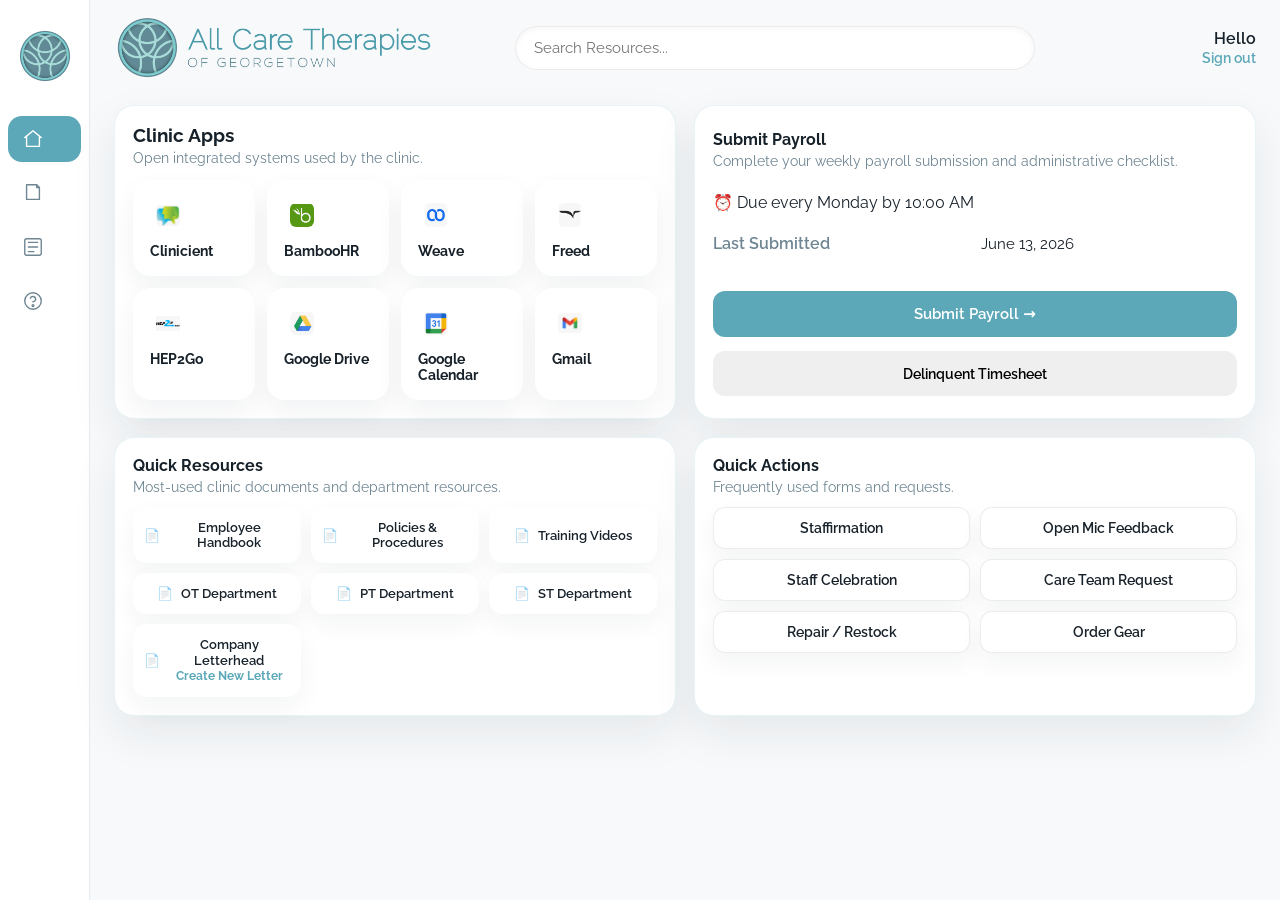
<file: index.html>
<!doctype html>
<html lang="en">
<head>
  <meta charset="utf-8" />
  <meta name="viewport" content="width=device-width,initial-scale=1" />
  <title>All Care Central — Home</title>
  <link rel="preconnect" href="https://fonts.gstatic.com" crossorigin>
  <link href="https://fonts.googleapis.com/css2?family=Raleway:wght@300;400;600;700&display=swap" rel="stylesheet">
  <link rel="stylesheet" href="css/design-system.css">
  <script src="https://identity.netlify.com/v1/netlify-identity-widget.js" defer></script>
</head>
<body>
  <div class="app">
    <aside class="nav-rail" aria-label="Primary navigation">
      <div class="nav-brand">
        <img src="assets/branding/ACTIcon.png" alt="All Care Therapies" class="nav-brand-icon" />
      </div>
      <nav class="nav-menu">
        <a class="nav-item active" href="index.html" aria-label="Home">
          <svg class="nav-icon" viewBox="0 0 24 24" fill="none" stroke="currentColor" stroke-width="1.5" stroke-linecap="round" stroke-linejoin="round"><path d="M3 10.5L12 3l9 7.5"/><path d="M5 9.5V20h14V9.5"/></svg>
          <span class="nav-label">Home</span>
        </a>
        <a class="nav-item" href="resources.html" aria-label="Resources">
          <svg class="nav-icon" viewBox="0 0 24 24" fill="none" stroke="currentColor" stroke-width="1.5" stroke-linecap="round" stroke-linejoin="round"><path d="M5 3h11l3 3v13H5z"/><path d="M16 3v3h3"/></svg>
          <span class="nav-label">Resources</span>
        </a>
        <a class="nav-item" href="forms.html" aria-label="Forms">
          <svg class="nav-icon" viewBox="0 0 24 24" fill="none" stroke="currentColor" stroke-width="1.5" stroke-linecap="round" stroke-linejoin="round"><rect x="3" y="3" width="18" height="18" rx="2"/><path d="M7 7h10M7 12h10M7 17h6"/></svg>
          <span class="nav-label">Forms</span>
        </a>
        <a class="nav-item" href="help.html" aria-label="Help">
          <svg class="nav-icon" viewBox="0 0 24 24" fill="none" stroke="currentColor" stroke-width="1.5" stroke-linecap="round" stroke-linejoin="round"><circle cx="12" cy="12" r="9"/><path d="M9.1 9a3 3 0 015.8 1c0 2-3 3-3 3"/><circle cx="12" cy="17" r="1"/></svg>
          <span class="nav-label">Help</span>
        </a>
      </nav>
    </aside>

    <main class="main-view">
      <header class="page-header">
        <div class="header-left logo-wrap">
          <img src="assets/branding/ACTLogo_Hires_FINAL.png" alt="All Care Therapies of Georgetown" class="full-logo" />
        </div>
        <div class="header-center search-panel">
          <input id="globalSearch" type="search" placeholder="Search Resources..." aria-label="Search Resources" />
        </div>
        <div class="header-right user-greeting">
          <div id="greetingText" class="greeting-name">Hello</div>
          <button id="headerSignOut" class="signout-link" type="button">Sign out</button>
        </div>
      </header>

      <section class="dashboard-grid">
        <div class="panel panel-launch">
          <div class="panel-heading">
            <div>
              <h2>Clinic Apps</h2>
              <p class="muted">Open integrated systems used by the clinic.</p>
            </div>
          </div>
          <div class="app-grid">
            <button class="app-card" type="button" onclick="openExternal('https://insight.clinicient.com')">
              <img class="app-logo" src="assets/apps/Clinicient.png" alt="Clinicient" />
              <span>Clinicient</span>
            </button>
            <button class="app-card" type="button" onclick="openExternal('https://allcaretherapygt.bamboohr.com/login.php')">
              <img class="app-logo" src="assets/apps/bamboo.png" alt="BambooHR" />
              <span>BambooHR</span>
            </button>
            <button class="app-card" type="button" onclick="openExternal('https://auth.getweave.com/?username=')">
              <img class="app-logo" src="assets/apps/Weave.png" alt="Weave" />
              <span>Weave</span>
            </button>
            <button class="app-card" type="button" onclick="openExternal('https://secure.getfreed.ai')">
              <img class="app-logo" src="assets/apps/Freed.png" alt="Freed" />
              <span>Freed</span>
            </button>
            <button class="app-card" type="button" onclick="openExternal('https://hep2go.com')">
              <img class="app-logo" src="assets/apps/HEP2Go.png" alt="HEP2Go" />
              <span>HEP2Go</span>
            </button>
            <button class="app-card" type="button" onclick="openExternal('https://drive.google.com')">
              <img class="app-logo" src="assets/apps/Google Drive.png" alt="Google Drive" />
              <span>Google Drive</span>
            </button>
            <button class="app-card" type="button" onclick="openExternal('https://calendar.google.com')">
              <img class="app-logo" src="assets/apps/Google Calendar.png" alt="Google Calendar" />
              <span>Google Calendar</span>
            </button>
            <button class="app-card" type="button" onclick="openExternal('https://mail.google.com')">
              <img class="app-logo" src="assets/apps/Google Mail.png" alt="Gmail" />
              <span>Gmail</span>
            </button>
          </div>
        </div>

        <div class="panel panel-payroll">
          <div class="panel-heading">
            <div>
              <h3>Submit Payroll</h3>
              <p class="muted">Complete your weekly payroll submission and administrative checklist.</p>
            </div>
          </div>
          <div class="payroll-meta">
            <div class="meta-line">⏰ Due every Monday by 10:00 AM</div>
          </div>
          <div class="payroll-meta payroll-last-submitted">
            <span class="meta-label">Last Submitted</span>
            <span class="meta-value">June 13, 2026</span>
          </div>
          <div class="payroll-actions">
            <button class="btn btn-primary payroll-button" type="button" onclick="openExternal('https://docs.google.com/forms/d/e/1FAIpQLSfDWeCLFtIml58aaURM_abtPA-ga9hAnlqeQiT4ZhW8UEev3A/viewform?usp=header')">Submit Payroll →</button>
            <button class="btn btn-secondary payroll-secondary" type="button" onclick="openExternal('https://drive.google.com/file/d/17VLV7jCrFqxwyz5ioBb4Vi8c5xUuHcWf/view?usp=sharing')">Delinquent Timesheet</button>
          </div>
        </div>

        <div class="panel panel-favorites">
          <div class="panel-heading">
            <div>
              <h3>Quick Resources</h3>
              <p class="muted">Most-used clinic documents and department resources.</p>
            </div>
          </div>
          <div id="quickResourcesGrid" class="favorites-grid" data-source="resources">
            <!-- Quick Resources populated from /data/resources.json -->
          </div>
        </div>

        <div class="panel panel-resources">
          <div class="panel-heading">
            <div>
              <h3>Quick Actions</h3>
              <p class="muted">Frequently used forms and requests.</p>
            </div>
          </div>
          <div class="resource-grid">
            <button class="resource-button" type="button" onclick="openExternal('https://docs.google.com/forms/d/e/1FAIpQLSf0XbYpnXy71twxO8LaZjDAtiWYE8akLtrJNFnQ2G-NV8PJyw/viewform')">Staffirmation</button>
            <button class="resource-button" type="button" onclick="openExternal('https://docs.google.com/forms/d/e/1FAIpQLSfi2RGG3U040xCLtcvSHcPNsu045sBBIC6VJfpp7F50AfNKMg/viewform')">Open Mic Feedback</button>
            <button class="resource-button" type="button" onclick="openExternal('https://docs.google.com/forms/d/e/1FAIpQLScQ30UZj4VWo_Xzk_21nk-QrlnFMFYQnloAEzX072naBFcJZg/viewform')">Staff Celebration</button>
            <button class="resource-button" type="button" onclick="openExternal('https://docs.google.com/forms/d/e/1FAIpQLSdt4RD0xpV2bibkgp1dza1wdGYQCieD9kdEC2W5SI_BABYkCA/viewform')">Care Team Request</button>
            <button class="resource-button" type="button" onclick="openExternal('https://docs.google.com/forms/d/e/1FAIpQLSfkSy8omEYiLnArZvKubSA_4lA9daoKFRcJDURnOitG53tjpg/viewform')">Repair / Restock</button>
            <button class="resource-button" type="button" onclick="openExternal('https://www.allcaretherapygt.com/category/all-products')">Order Gear</button>
          </div>
        </div>
      </section>
    </main>
  </div>

  <script src="js/main.js" defer></script>
  <script src="js/auth.js" defer></script>
</body>
</html>
</file>
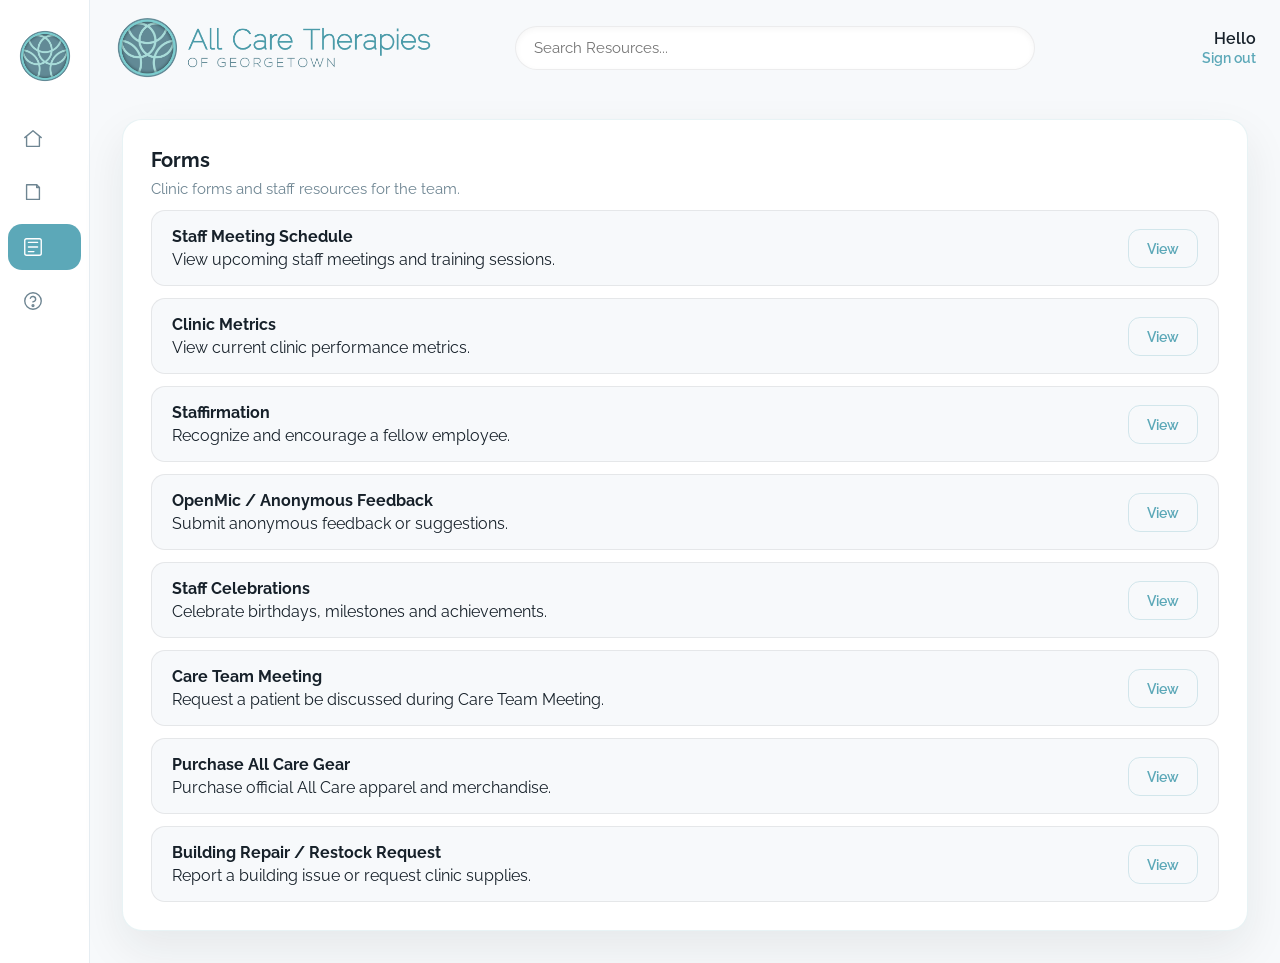
<file: forms.html>
<!doctype html>
<html lang="en">
<head>
  <meta charset="utf-8" />
  <meta name="viewport" content="width=device-width,initial-scale=1" />
  <title>All Care Central — Forms</title>
  <link rel="preconnect" href="https://fonts.gstatic.com" crossorigin>
  <link href="https://fonts.googleapis.com/css2?family=Raleway:wght@300;400;600;700&display=swap" rel="stylesheet">
  <link rel="stylesheet" href="css/design-system.css">
  <script src="https://identity.netlify.com/v1/netlify-identity-widget.js" defer></script>
</head>
<body>
  <div class="app">
    <aside class="nav-rail" aria-label="Primary navigation">
      <div class="nav-brand">
        <img src="assets/branding/ACTIcon.png" alt="All Care Therapies" class="nav-brand-icon" />
      </div>
      <nav class="nav-menu">
        <a class="nav-item" href="index.html" aria-label="Home">
          <svg class="nav-icon" viewBox="0 0 24 24" fill="none" stroke="currentColor" stroke-width="1.5" stroke-linecap="round" stroke-linejoin="round"><path d="M3 10.5L12 3l9 7.5"/><path d="M5 9.5V20h14V9.5"/></svg>
          <span class="nav-label">Home</span>
        </a>
        <a class="nav-item" href="resources.html" aria-label="Resources">
          <svg class="nav-icon" viewBox="0 0 24 24" fill="none" stroke="currentColor" stroke-width="1.5" stroke-linecap="round" stroke-linejoin="round"><path d="M5 3h11l3 3v13H5z"/><path d="M16 3v3h3"/></svg>
          <span class="nav-label">Resources</span>
        </a>
        <a class="nav-item active" href="forms.html" aria-label="Forms">
          <svg class="nav-icon" viewBox="0 0 24 24" fill="none" stroke="currentColor" stroke-width="1.5" stroke-linecap="round" stroke-linejoin="round"><rect x="3" y="3" width="18" height="18" rx="2"/><path d="M7 7h10M7 12h10M7 17h6"/></svg>
          <span class="nav-label">Forms</span>
        </a>
        <a class="nav-item" href="help.html" aria-label="Help">
          <svg class="nav-icon" viewBox="0 0 24 24" fill="none" stroke="currentColor" stroke-width="1.5" stroke-linecap="round" stroke-linejoin="round"><circle cx="12" cy="12" r="9"/><path d="M9.1 9a3 3 0 015.8 1c0 2-3 3-3 3"/><circle cx="12" cy="17" r="1"/></svg>
          <span class="nav-label">Help</span>
        </a>
      </nav>
    </aside>

    <main class="main-view">
      <header class="page-header">
        <div class="header-left logo-wrap">
          <img src="assets/branding/ACTLogo_Hires_FINAL.png" alt="All Care Therapies of Georgetown" class="full-logo" />
        </div>
        <div class="header-center search-panel">
          <input id="globalSearch" type="search" placeholder="Search Resources..." aria-label="Search Resources" />
        </div>
        <div class="header-right user-greeting">
          <div id="greetingText" class="greeting-name">Hello</div>
          <button id="headerSignOut" class="signout-link" type="button">Sign out</button>
        </div>
      </header>
      <div class="page-content">
        <section class="card">
          <h3>Forms</h3>
          <p class="muted">Clinic forms and staff resources for the team.</p>

          <div id="formsLibrary" class="resources-list" data-source="forms" style="margin-top:12px">
            <!-- Forms loaded from /data/forms.json -->
          </div>
        </section>
      </div>
    </main>
  </div>

  <script src="js/main.js" defer></script>
  <script src="js/auth.js" defer></script>
</body>
</html>
</file>
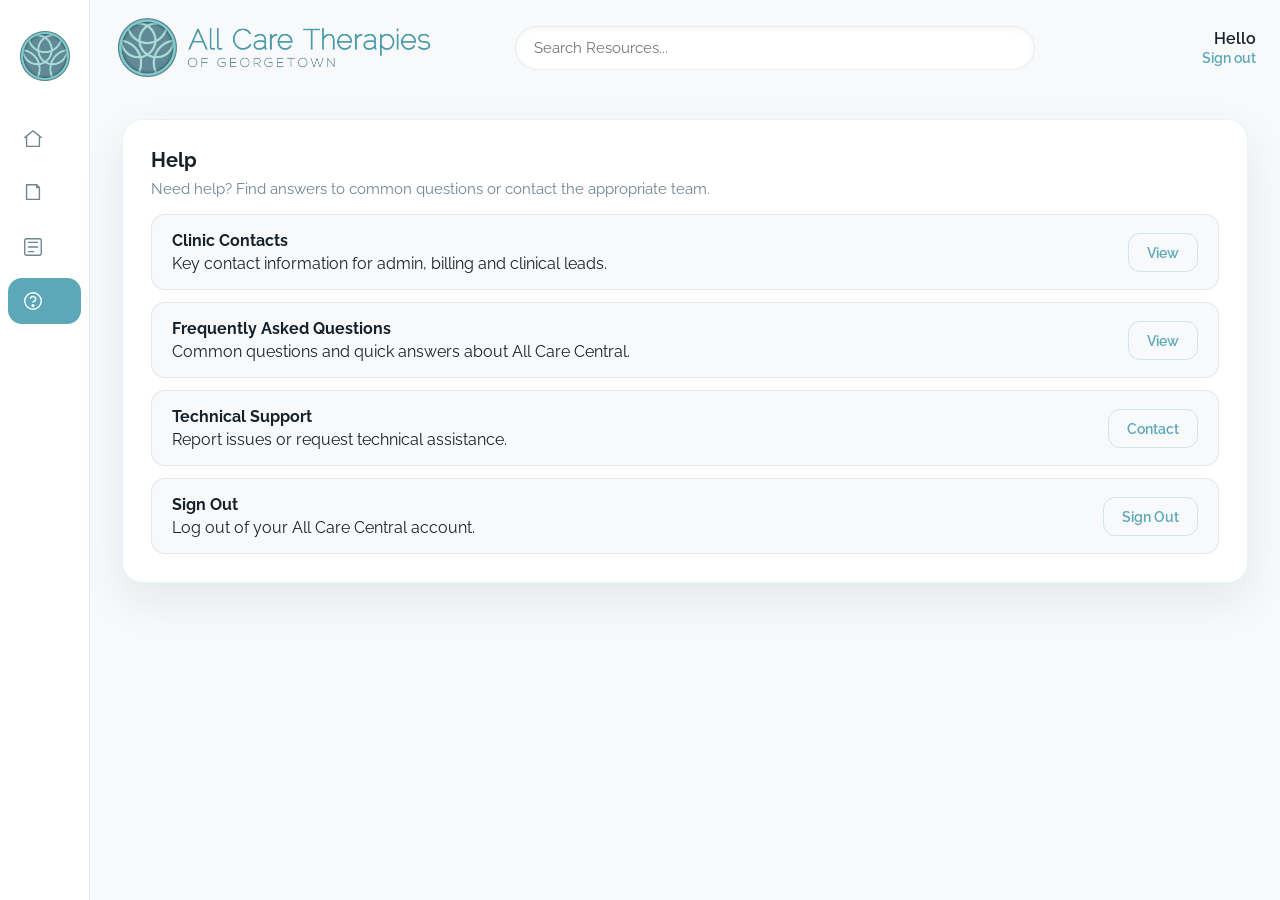
<file: help.html>
<!doctype html>
<html lang="en">
<head>
  <meta charset="utf-8" />
  <meta name="viewport" content="width=device-width,initial-scale=1" />
  <title>All Care Central — Help</title>
  <link rel="preconnect" href="https://fonts.gstatic.com" crossorigin>
  <link href="https://fonts.googleapis.com/css2?family=Raleway:wght@300;400;600;700&display=swap" rel="stylesheet">
  <link rel="stylesheet" href="css/design-system.css">
  <script src="https://identity.netlify.com/v1/netlify-identity-widget.js" defer></script>
</head>
<body>
  <div class="app">
    <aside class="nav-rail" aria-label="Primary navigation">
      <div class="nav-brand">
        <img src="assets/branding/ACTIcon.png" alt="All Care Therapies" class="nav-brand-icon" />
      </div>
      <nav class="nav-menu">
        <a class="nav-item" href="index.html" aria-label="Home">
          <svg class="nav-icon" viewBox="0 0 24 24" fill="none" stroke="currentColor" stroke-width="1.5" stroke-linecap="round" stroke-linejoin="round"><path d="M3 10.5L12 3l9 7.5"/><path d="M5 9.5V20h14V9.5"/></svg>
          <span class="nav-label">Home</span>
        </a>
        <a class="nav-item" href="resources.html" aria-label="Resources">
          <svg class="nav-icon" viewBox="0 0 24 24" fill="none" stroke="currentColor" stroke-width="1.5" stroke-linecap="round" stroke-linejoin="round"><path d="M5 3h11l3 3v13H5z"/><path d="M16 3v3h3"/></svg>
          <span class="nav-label">Resources</span>
        </a>
        <a class="nav-item" href="forms.html" aria-label="Forms">
          <svg class="nav-icon" viewBox="0 0 24 24" fill="none" stroke="currentColor" stroke-width="1.5" stroke-linecap="round" stroke-linejoin="round"><rect x="3" y="3" width="18" height="18" rx="2"/><path d="M7 7h10M7 12h10M7 17h6"/></svg>
          <span class="nav-label">Forms</span>
        </a>
        <a class="nav-item active" href="help.html" aria-label="Help">
          <svg class="nav-icon" viewBox="0 0 24 24" fill="none" stroke="currentColor" stroke-width="1.5" stroke-linecap="round" stroke-linejoin="round"><circle cx="12" cy="12" r="9"/><path d="M9.1 9a3 3 0 015.8 1c0 2-3 3-3 3"/><circle cx="12" cy="17" r="1"/></svg>
          <span class="nav-label">Help</span>
        </a>
      </nav>
    </aside>

    <main class="main-view">
      <header class="page-header">
        <div class="header-left logo-wrap">
          <img src="assets/branding/ACTLogo_Hires_FINAL.png" alt="All Care Therapies of Georgetown" class="full-logo" />
        </div>
        <div class="header-center search-panel">
          <input id="globalSearch" type="search" placeholder="Search Resources..." aria-label="Search Resources" />
        </div>
        <div class="header-right user-greeting">
          <div id="greetingText" class="greeting-name">Hello</div>
          <button id="headerSignOut" class="signout-link" type="button">Sign out</button>
        </div>
      </header>
      <div class="page-content">
        <section class="card">
          <h3>Help</h3>
          <p class="muted">Need help? Find answers to common questions or contact the appropriate team.</p>

          <div style="margin-top:16px" class="resources-list">
            <div class="resource-item">
              <div>
                <strong>Clinic Contacts</strong>
                <div class="muted">Key contact information for admin, billing and clinical leads.</div>
              </div>
              <div><a class="btn btn-ghost" href="#">View</a></div>
            </div>

            <div class="resource-item">
              <div>
                <strong>Frequently Asked Questions</strong>
                <div class="muted">Common questions and quick answers about All Care Central.</div>
              </div>
              <div><a class="btn btn-ghost" href="#">View</a></div>
            </div>

            <div class="resource-item">
              <div>
                <strong>Technical Support</strong>
                <div class="muted">Report issues or request technical assistance.</div>
              </div>
              <div><a class="btn btn-ghost" href="#">Contact</a></div>
            </div>

            <div class="resource-item">
              <div>
                <strong>Sign Out</strong>
                <div class="muted">Log out of your All Care Central account.</div>
              </div>
              <div><button class="btn btn-ghost" onclick="logoutUser()" type="button">Sign Out</button></div>
            </div>
          </div>
        </section>
      </div>
    </main>
  </div>

  <script src="js/main.js" defer></script>
  <script src="js/auth.js" defer></script>
</body>
</html>
</file>
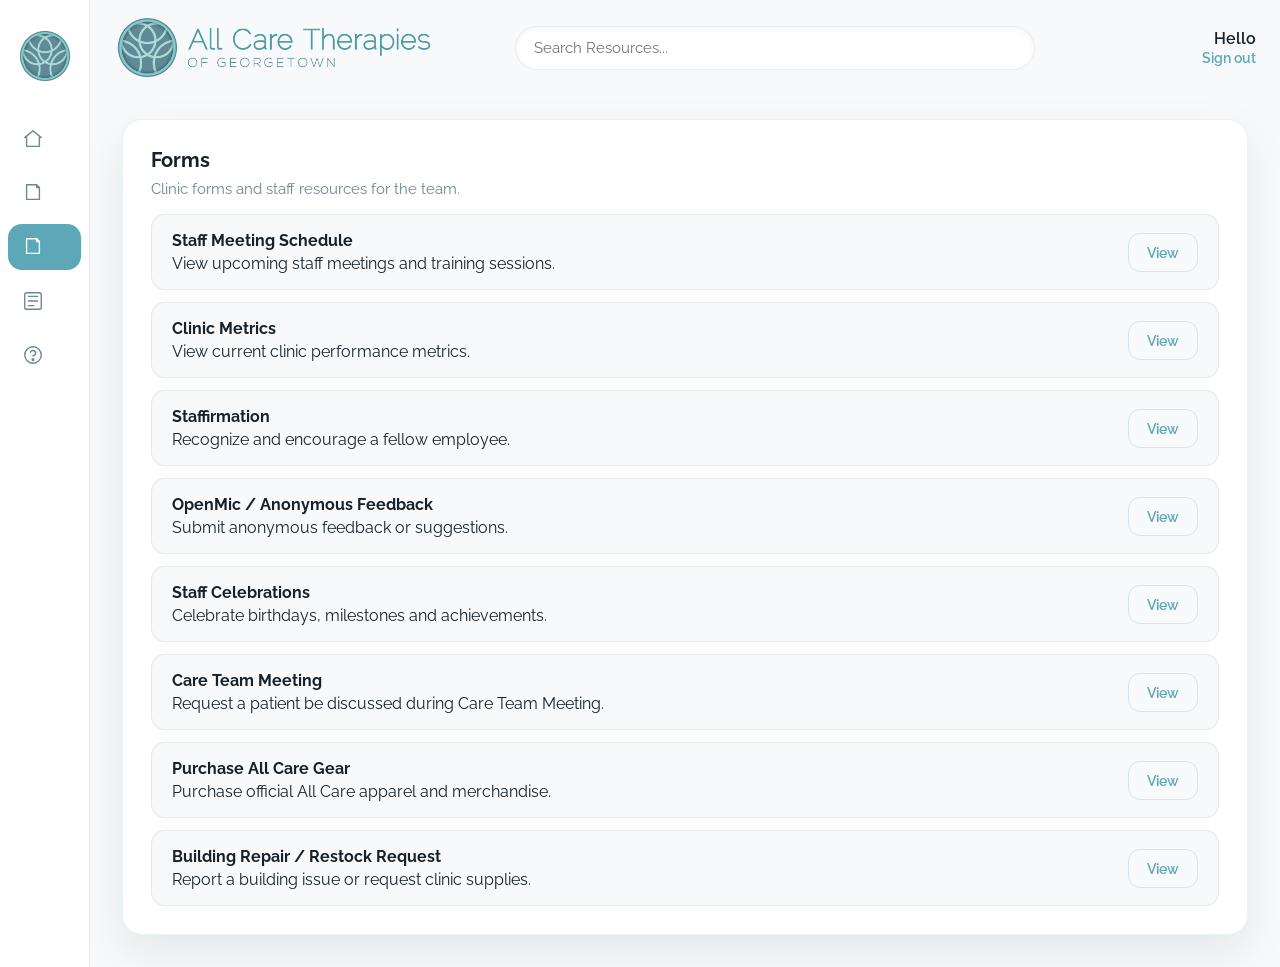
<file: quick-launch.html>
<!doctype html>
<html lang="en">
<head>
  <meta charset="utf-8" />
  <meta name="viewport" content="width=device-width,initial-scale=1" />
  <title>All Care Central — Forms</title>
  <link rel="preconnect" href="https://fonts.gstatic.com" crossorigin>
  <link href="https://fonts.googleapis.com/css2?family=Raleway:wght@300;400;600;700&display=swap" rel="stylesheet">
  <link rel="stylesheet" href="css/design-system.css">
  <script src="https://identity.netlify.com/v1/netlify-identity-widget.js" defer></script>
</head>
<body>
  <div class="app">
    <aside class="nav-rail" aria-label="Primary navigation">
      <div class="nav-brand">
        <img src="assets/branding/ACTIcon.png" alt="All Care Therapies" class="nav-brand-icon" />
      </div>
      <nav class="nav-menu">
        <a class="nav-item" href="index.html" aria-label="Home">
          <svg class="nav-icon" viewBox="0 0 24 24" fill="none" stroke="currentColor" stroke-width="1.5" stroke-linecap="round" stroke-linejoin="round"><path d="M3 10.5L12 3l9 7.5"/><path d="M5 9.5V20h14V9.5"/></svg>
          <span class="nav-label">Home</span>
        </a>
        <a class="nav-item" href="resources.html" aria-label="Resources">
          <svg class="nav-icon" viewBox="0 0 24 24" fill="none" stroke="currentColor" stroke-width="1.5" stroke-linecap="round" stroke-linejoin="round"><path d="M5 3h11l3 3v13H5z"/><path d="M16 3v3h3"/></svg>
          <span class="nav-label">Resources</span>
        </a>
        <a class="nav-item active" href="quick-launch.html" aria-label="Forms">
          <svg class="nav-icon" viewBox="0 0 24 24" fill="none" stroke="currentColor" stroke-width="1.5" stroke-linecap="round" stroke-linejoin="round"><path d="M5 3h11l3 3v13H5z"/><path d="M16 3v3h3"/></svg>
          <span class="nav-label">Resources</span>
        </a>
        <a class="nav-item" href="#" aria-label="Help">
          <svg class="nav-icon" viewBox="0 0 24 24" fill="none" stroke="currentColor" stroke-width="1.5" stroke-linecap="round" stroke-linejoin="round"><rect x="3" y="3" width="18" height="18" rx="2"/><path d="M7 7h10M7 12h10M7 17h6"/></svg>
          <span class="nav-label">Forms</span>
        </a>
        <a class="nav-item" href="help.html" aria-label="Help">
          <svg class="nav-icon" viewBox="0 0 24 24" fill="none" stroke="currentColor" stroke-width="1.5" stroke-linecap="round" stroke-linejoin="round"><circle cx="12" cy="12" r="9"/><path d="M9.1 9a3 3 0 015.8 1c0 2-3 3-3 3"/><circle cx="12" cy="17" r="1"/></svg>
          <span class="nav-label">Help</span>
        </a>
      </nav>
    </aside>

    <main class="main-view">
      <header class="page-header">
        <div class="header-left logo-wrap">
          <img src="assets/branding/ACTLogo_Hires_FINAL.png" alt="All Care Therapies of Georgetown" class="full-logo" />
        </div>
        <div class="header-center search-panel">
          <input id="globalSearch" type="search" placeholder="Search Resources..." aria-label="Search Resources" />
        </div>
        <div class="header-right user-greeting">
          <div id="greetingText" class="greeting-name">Hello</div>
          <button id="headerSignOut" class="signout-link" type="button">Sign out</button>
        </div>
      </header>
      <div class="page-content">
        <section class="card forms-card">
          <h3>Forms</h3>
          <p class="muted">Clinic forms and staff resources for the team.</p>

          <div style="margin-top:16px" class="resources-list">
            <div class="resource-item">
              <div>
                <strong>Staff Meeting Schedule</strong>
                <div class="muted">View upcoming staff meetings and training sessions.</div>
              </div>
              <div><a class="btn btn-ghost" href="https://docs.google.com/spreadsheets/d/1v-PxkvIRguMnqc-MhMYf3ynC1ymq2KVkkkJooJwPcHk/edit?gid=0#gid=0" target="_blank" rel="noreferrer">View</a></div>
            </div>
            <div class="resource-item">
              <div>
                <strong>Clinic Metrics</strong>
                <div class="muted">View current clinic performance metrics.</div>
              </div>
              <div><a class="btn btn-ghost" href="https://docs.google.com/spreadsheets/d/1SLDg9E6siJHd0D1AeH3d-aOwkcQpb2dDjvyxEd49A0w/edit?gid=2079902813#gid=2079902813" target="_blank" rel="noreferrer">View</a></div>
            </div>
            <div class="resource-item">
              <div>
                <strong>Staffirmation</strong>
                <div class="muted">Recognize and encourage a fellow employee.</div>
              </div>
              <div><a class="btn btn-ghost" href="https://docs.google.com/forms/d/e/1FAIpQLSf0XbYpnXy71twxO8LaZjDAtiWYE8akLtrJNFnQ2G-NV8PJyw/viewform" target="_blank" rel="noreferrer">View</a></div>
            </div>
            <div class="resource-item">
              <div>
                <strong>OpenMic / Anonymous Feedback</strong>
                <div class="muted">Submit anonymous feedback or suggestions.</div>
              </div>
              <div><a class="btn btn-ghost" href="https://docs.google.com/forms/d/e/1FAIpQLSfi2RGG3U040xCLtcvSHcPNsu045sBBIC6VJfpp7F50AfNKMg/viewform" target="_blank" rel="noreferrer">View</a></div>
            </div>
            <div class="resource-item">
              <div>
                <strong>Staff Celebrations</strong>
                <div class="muted">Celebrate birthdays, milestones and achievements.</div>
              </div>
              <div><a class="btn btn-ghost" href="https://docs.google.com/forms/d/e/1FAIpQLScQ30UZj4VWo_Xzk_21nk-QrlnFMFYQnloAEzX072naBFcJZg/viewform" target="_blank" rel="noreferrer">View</a></div>
            </div>
            <div class="resource-item">
              <div>
                <strong>Care Team Meeting</strong>
                <div class="muted">Request a patient be discussed during Care Team Meeting.</div>
              </div>
              <div><a class="btn btn-ghost" href="https://docs.google.com/forms/d/e/1FAIpQLSdt4RD0xpV2bibkgp1dza1wdGYQCieD9kdEC2W5SI_BABYkCA/viewform" target="_blank" rel="noreferrer">View</a></div>
            </div>
            <div class="resource-item">
              <div>
                <strong>Purchase All Care Gear</strong>
                <div class="muted">Purchase official All Care apparel and merchandise.</div>
              </div>
              <div><a class="btn btn-ghost" href="https://www.allcaretherapygt.com/category/all-products" target="_blank" rel="noreferrer">View</a></div>
            </div>
            <div class="resource-item">
              <div>
                <strong>Building Repair / Restock Request</strong>
                <div class="muted">Report a building issue or request clinic supplies.</div>
              </div>
              <div><a class="btn btn-ghost" href="https://docs.google.com/forms/d/e/1FAIpQLSfkSy8omEYiLnArZvKubSA_4lA9daoKFRcJDURnOitG53tjpg/viewform" target="_blank" rel="noreferrer">View</a></div>
            </div>
          </div>
        </section>
      </div>
    </main>
  </div>

  <script src="js/main.js" defer></script>
  <script src="js/auth.js" defer></script>
</body>
</html>
</file>
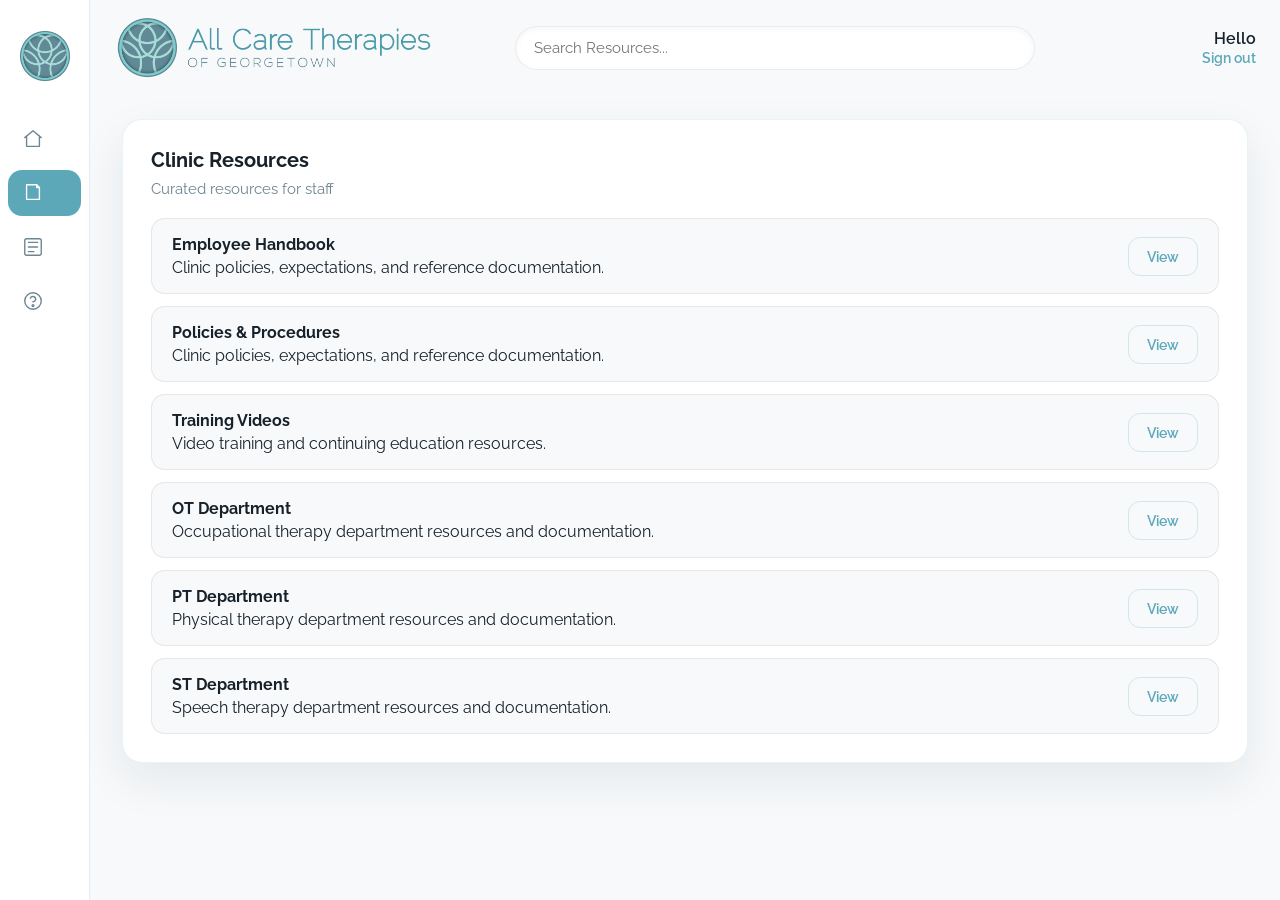
<file: resources.html>
<!doctype html>
<html lang="en">
<head>
  <meta charset="utf-8" />
  <meta name="viewport" content="width=device-width,initial-scale=1" />
  <title>All Care Central — Resources</title>
  <link rel="preconnect" href="https://fonts.gstatic.com" crossorigin>
  <link href="https://fonts.googleapis.com/css2?family=Raleway:wght@300;400;600;700&display=swap" rel="stylesheet">
  <link rel="stylesheet" href="css/design-system.css">
  <script src="https://identity.netlify.com/v1/netlify-identity-widget.js" defer></script>
</head>
<body>
  <div class="app">
    <aside class="nav-rail" aria-label="Primary navigation">
      <div class="nav-brand">
        <img src="assets/branding/ACTIcon.png" alt="All Care Therapies" class="nav-brand-icon" />
      </div>
      <nav class="nav-menu">
        <a class="nav-item" href="index.html" aria-label="Home">
          <svg class="nav-icon" viewBox="0 0 24 24" fill="none" stroke="currentColor" stroke-width="1.5" stroke-linecap="round" stroke-linejoin="round"><path d="M3 10.5L12 3l9 7.5"/><path d="M5 9.5V20h14V9.5"/></svg>
          <span class="nav-label">Home</span>
        </a>
        <a class="nav-item active" href="resources.html" aria-label="Resources">
          <svg class="nav-icon" viewBox="0 0 24 24" fill="none" stroke="currentColor" stroke-width="1.5" stroke-linecap="round" stroke-linejoin="round"><path d="M5 3h11l3 3v13H5z"/><path d="M16 3v3h3"/></svg>
          <span class="nav-label">Resources</span>
        </a>
        <a class="nav-item" href="forms.html" aria-label="Forms">
          <svg class="nav-icon" viewBox="0 0 24 24" fill="none" stroke="currentColor" stroke-width="1.5" stroke-linecap="round" stroke-linejoin="round"><rect x="3" y="3" width="18" height="18" rx="2"/><path d="M7 7h10M7 12h10M7 17h6"/></svg>
          <span class="nav-label">Forms</span>
        </a>
        <a class="nav-item" href="help.html" aria-label="Help">
          <svg class="nav-icon" viewBox="0 0 24 24" fill="none" stroke="currentColor" stroke-width="1.5" stroke-linecap="round" stroke-linejoin="round"><circle cx="12" cy="12" r="9"/><path d="M9.1 9a3 3 0 015.8 1c0 2-3 3-3 3"/><circle cx="12" cy="17" r="1"/></svg>
          <span class="nav-label">Help</span>
        </a>
      </nav>
    </aside>

    <main class="main-view">
      <header class="page-header">
        <div class="header-left logo-wrap">
          <img src="assets/branding/ACTLogo_Hires_FINAL.png" alt="All Care Therapies of Georgetown" class="full-logo" />
        </div>
        <div class="header-center search-panel">
          <input id="globalSearch" type="search" placeholder="Search Resources..." aria-label="Search Resources" />
        </div>
        <div class="header-right user-greeting">
          <div id="greetingText" class="greeting-name">Hello</div>
          <button id="headerSignOut" class="signout-link" type="button">Sign out</button>
        </div>
      </header>
      <div class="page-content">
        <section class="card">
          <h3>Clinic Resources</h3>
          <p class="muted">Curated resources for staff</p>

          <div id="resourcesLibrary" class="resources-list" data-source="resources">
            <!-- Resources loaded from /data/resources.json -->
          </div>
        </section>
      </div>
    </main>
  </div>

  <script src="js/main.js" defer></script>
  <script src="js/auth.js" defer></script>
</body>
</html>
</file>
<file: css/design-system.css>
:root{
  --primary:#5CA8B8;
  --secondary:#6E8592;
  --accent:#89D3DD;
  --surface:#FFFFFF;
  --background:#F7F9FB;
  --text:#17212A;
  --muted:#6E8592;
  --border:rgba(16,24,32,0.08);
  --shadow:0 18px 45px rgba(20,34,44,0.08);
  --radius:20px;
  font-family:'Raleway', system-ui, -apple-system, 'Helvetica Neue', Arial, sans-serif;
}

*{box-sizing:border-box}
html,body{height:100%}
body{margin:0;background:var(--background);color:var(--text);font-family:var(--font-family);-webkit-font-smoothing:antialiased;-moz-osx-font-smoothing:grayscale;}
button,input{font:inherit}

.app{display:flex;min-height:100vh;}

.nav-rail{width:90px;display:flex;flex-direction:column;align-items:center;padding:18px 8px;gap:14px;background:var(--surface);border-right:1px solid #E6EDF2;box-shadow:none;transition:width 0.25s ease;overflow:hidden}
.nav-rail:hover{width:220px}
.nav-brand{display:flex;align-items:center;justify-content:center;padding:12px 0;margin-bottom:8px;width:100%;}
.nav-brand-icon{width:52px;height:52px;border-radius:50%;object-fit:contain;}
.nav-menu{display:flex;flex-direction:column;width:100%;gap:8px;}
.nav-item{width:100%;display:flex;align-items:center;gap:14px;padding:12px 14px;border-radius:14px;color:#6E8592;text-decoration:none;font-weight:600;font-size:0.95rem;transition:background 0.2s ease,color 0.2s ease}
.nav-item:hover{background:#EEF7F9;color:var(--text);}
.nav-item.active{background:#5CA8B8;color:white;}
.nav-item .nav-icon{width:22px;height:22px;flex-shrink:0;}
.nav-item .nav-label{opacity:0;white-space:nowrap;transition:opacity 0.25s ease;}
.nav-rail:hover .nav-label{opacity:1;}

.account-panel{margin-top:auto;padding:18px 14px 0;display:flex;flex-direction:column;gap:12px;}
.account-details{border:1px solid rgba(92,168,184,0.18);border-radius:16px;padding:14px;background:rgba(92,168,184,0.06);}
.account-label{font-size:0.78rem;color:var(--muted);text-transform:uppercase;letter-spacing:0.08em;margin-bottom:6px;}
.account-email{font-size:0.92rem;font-weight:700;color:var(--text);word-break:break-word;}
.signout-button{width:100%;border-radius:14px;padding:12px 14px;background:rgba(92,168,184,0.14);color:var(--text);border:1px solid rgba(92,168,184,0.24);}
.signout-button:hover{background:rgba(92,168,184,0.22);}

.main-view{flex:1;display:flex;flex-direction:column;}
.page-header{padding:16px 24px 8px;display:flex;justify-content:space-between;align-items:center;gap:18px;flex-wrap:wrap;}
.header-left{display:flex;align-items:center;flex:0 1 auto;}
.header-center{flex:1 1 450px;display:flex;justify-content:center;min-width:280px;}
.header-right{display:flex;flex:0 1 auto;flex-direction:column;align-items:flex-end;gap:2px;min-width:140px;}
.logo-wrap{position:relative;display:flex;justify-content:flex-start;align-items:center;}
.full-logo{max-width:320px;width:auto;height:auto;}
.user-greeting{display:flex;flex-direction:column;align-items:flex-end;gap:2px;color:var(--text);font-family:'Raleway', system-ui, -apple-system, sans-serif;}
.user-greeting .greeting-name{font-size:1rem;font-weight:600;line-height:1.2;}
.user-greeting .signout-link{font-size:0.875rem;color:var(--primary);text-decoration:none;font-weight:600;background:transparent;border:none;padding:0;margin:0;cursor:pointer;line-height:1.2;}
.user-greeting .signout-link:hover{text-decoration:underline;color:#3D8FA0;}

.search-panel{padding:0;display:flex;justify-content:center;width:100%;}
.search-panel input{width:100%;max-width:520px;padding:12px 18px;border-radius:24px;border:1px solid rgba(16,24,32,0.08);background:var(--surface);box-shadow:inset 0 2px 6px rgba(16,24,32,0.04);font-size:0.95rem;outline:none;transition:box-shadow 0.2s ease,border-color 0.2s ease;}
.search-panel input:focus{border-color:var(--primary);box-shadow:0 0 0 4px rgba(137,211,221,0.22);}

.dashboard-grid{display:grid;grid-template-columns:1fr 1fr;gap:18px;padding:18px 24px 24px;height:calc(100vh - 300px);}
.panel{background:var(--surface);border-radius:var(--radius);box-shadow:var(--shadow);border:1px solid rgba(92,168,184,0.14);}
.panel-heading{display:flex;justify-content:space-between;align-items:flex-start;gap:12px;margin-bottom:14px;}
.panel-heading h2{margin:0;font-weight:700;color:var(--text);font-size:1.2rem;}
.panel-heading h3{margin:0;font-weight:700;color:var(--text);font-size:1rem;}
.panel-heading p{margin:4px 0 0;color:var(--muted);font-size:0.85rem;}

.panel-launch{padding:18px;}
.panel-launch .panel-heading{margin-bottom:14px;}
.app-grid{display:grid;grid-template-columns:repeat(4,minmax(0,1fr));gap:12px;margin-top:12px;}
.app-card{display:flex;flex-direction:column;align-items:flex-start;gap:10px;padding:16px;border-radius:18px;border:1px solid rgba(16,24,32,0.08);background:var(--surface);box-shadow:0 12px 28px rgba(20,34,44,0.06);transition:transform 0.24s ease,box-shadow 0.24s ease;border-color:transparent;cursor:pointer;text-align:left;font-size:0.85rem;}
.app-card:hover{transform:translateY(-3px);box-shadow:0 26px 52px rgba(20,34,44,0.12);border-color:rgba(92,168,184,0.18);}
.app-logo{width:36px;height:36px;border-radius:12px;background:#fff;padding:6px;object-fit:contain;}
.app-card span{font-weight:700;color:var(--text);}

.panel-payroll{padding:24px 18px 22px;display:flex;flex-direction:column;justify-content:space-between;}
.panel-payroll .panel-heading{margin-bottom:20px;}
.panel-payroll .payroll-meta{margin-bottom:18px;}
.panel-payroll .payroll-last-submitted{display:grid;grid-template-columns:1fr 1fr;gap:12px;align-items:center;}
.panel-payroll .payroll-last-submitted .meta-label{font-weight:600;color:var(--secondary);}
.panel-payroll .payroll-last-submitted .meta-value{font-size:0.95rem;color:var(--text);}
.panel-payroll .payroll-actions{display:grid;gap:14px;margin-top:16px;}
.panel-payroll .payroll-actions .btn{width:100%;padding:14px 20px;}
.panel-payroll .btn-primary{padding:14px 20px;border-radius:12px;font-size:0.95rem;}

.panel-favorites{padding:18px;}
.panel-favorites .panel-heading{margin-bottom:12px;}
.favorites-grid{display:grid;grid-template-columns:repeat(3,minmax(0,1fr));gap:10px;margin-top:10px;}
.favorite-card{display:flex;align-items:center;justify-content:center;gap:8px;padding:12px 10px;border-radius:14px;border:1px solid rgba(16,24,32,0.08);background:var(--surface);box-shadow:0 10px 24px rgba(20,34,44,0.05);transition:transform 0.2s ease,box-shadow 0.2s ease;border-color:transparent;cursor:pointer;text-align:center;font-weight:600;color:var(--text);font-size:0.8rem;}
.favorite-card:hover{transform:translateY(-2px);box-shadow:0 20px 44px rgba(20,34,44,0.1);border-color:rgba(92,168,184,0.18);}
.favorite-card-content{display:flex;flex-direction:column;align-items:center;gap:2px;line-height:1.2;}
.favorite-card-title{font-weight:600;}
.favorite-card-action{font-size:0.72rem;font-weight:700;color:var(--primary);} 

.page-content{padding:32px;max-width:1200px;margin:0 auto;width:100%;}
.card{background:var(--surface);border-radius:var(--radius);padding:28px;box-shadow:var(--shadow);border:1px solid rgba(92,168,184,0.14);}
.card h3{margin:0 0 8px 0;font-size:1.25rem;font-weight:700;color:var(--text);}
.card p{margin:0;color:var(--muted);font-size:0.95rem;}

.quick-actions{display:grid;grid-template-columns:repeat(auto-fit,minmax(140px,1fr));gap:16px;margin-top:20px;}
.action{display:flex;flex-direction:column;align-items:center;justify-content:center;gap:10px;padding:18px 16px;border-radius:16px;border:1px solid rgba(16,24,32,0.08);background:var(--surface);cursor:pointer;text-align:center;transition:all 0.2s ease;font-weight:600;color:var(--text);}
.action:hover{background:#EEF7F9;border-color:var(--primary);}
.action .symbol{width:44px;height:44px;display:flex;align-items:center;justify-content:center;border-radius:12px;background:rgba(92,168,184,0.12);font-weight:700;color:var(--primary);font-size:1.1rem;}
.action .title{font-size:0.85rem;line-height:1.3;}

.resources-list{display:flex;flex-direction:column;gap:12px;margin-top:20px;}
.resource-item{display:flex;align-items:center;justify-content:space-between;padding:16px 20px;border-radius:14px;border:1px solid rgba(16,24,32,0.08);background:var(--background);transition:all 0.2s ease;}
.resource-item:hover{background:#EEF7F9;border-color:var(--primary);}
.resource-item strong{display:block;color:var(--text);font-weight:700;margin-bottom:4px;}

.panel-resources{padding:18px;}
.panel-resources .panel-heading{margin-bottom:12px;}
.resource-grid{display:grid;grid-template-columns:repeat(2,minmax(0,1fr));gap:10px;margin-top:10px;}
.resource-button{display:inline-flex;align-items:center;justify-content:center;padding:12px 14px;border-radius:12px;border:1px solid rgba(16,24,32,0.08);background:var(--surface);box-shadow:0 10px 24px rgba(20,34,44,0.05);font-weight:600;color:var(--text);font-size:0.85rem;transition:transform 0.2s ease,box-shadow 0.2s ease;cursor:pointer;}
.resource-button:hover{transform:translateY(-1px);box-shadow:0 14px 32px rgba(20,34,44,0.08);}

.btn{display:inline-flex;align-items:center;justify-content:center;padding:10px 18px;border-radius:12px;border:none;font-weight:600;font-size:0.9rem;cursor:pointer;transition:all 0.2s ease;text-decoration:none;}
.btn-ghost{background:transparent;color:var(--primary);border:1px solid rgba(92,168,184,0.24);}
.btn-ghost:hover{background:rgba(92,168,184,0.08);border-color:var(--primary);}
.btn-primary{background:var(--primary);color:white;}
.btn-primary:hover{background:#4B8BA0;}

@media (max-width:1180px){
  .dashboard-grid{grid-template-columns:1fr;height:auto;}
  .favorites-grid{grid-template-columns:repeat(auto-fit,minmax(100px,1fr));}
}

@media (max-width:860px){
  .app{flex-direction:column;}
  .nav-rail{width:100%;flex-direction:row;justify-content:space-between;padding:12px 16px;box-shadow:none;border-right:none;border-bottom:1px solid rgba(92,168,184,0.14);}
  .nav-rail:hover{width:100%;}
  .nav-item{flex:1;justify-content:center;padding:14px 10px;}
  .nav-item .nav-label{display:none;}
  .page-header{padding:14px 16px 0;}
  .search-panel{padding:12px 16px 0;}
  .dashboard-grid{padding:12px 16px 16px;gap:12px;}
  .app-grid{grid-template-columns:repeat(auto-fit,minmax(140px,1fr));}
}

@media (max-width:620px){
  .dashboard-grid{grid-template-columns:1fr;height:auto;gap:12px;padding:12px 16px 16px;}
  .search-panel input{padding:12px 18px;}
  .app-grid{grid-template-columns:repeat(3,minmax(0,1fr));gap:10px;}
  .favorites-grid{grid-template-columns:repeat(2,minmax(0,1fr));}
  .resource-grid{grid-template-columns:1fr;}
}
</file>
